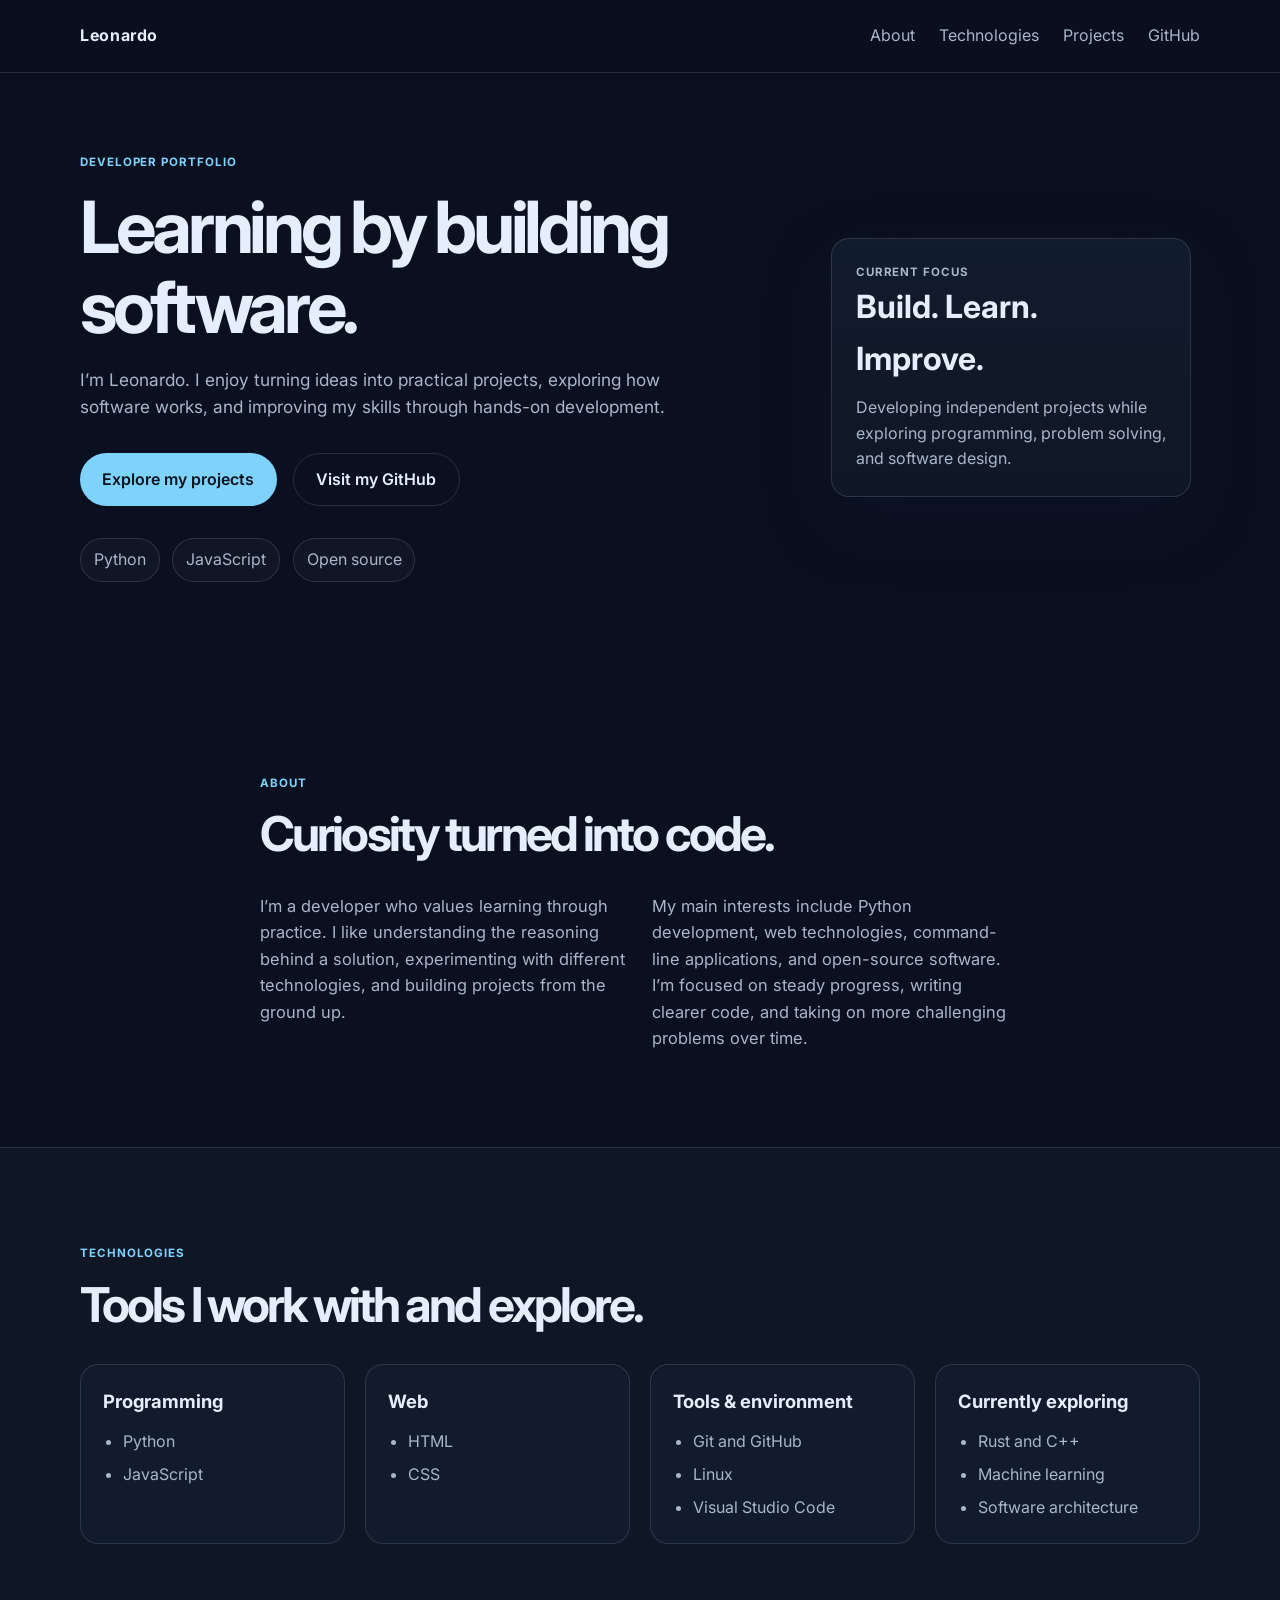
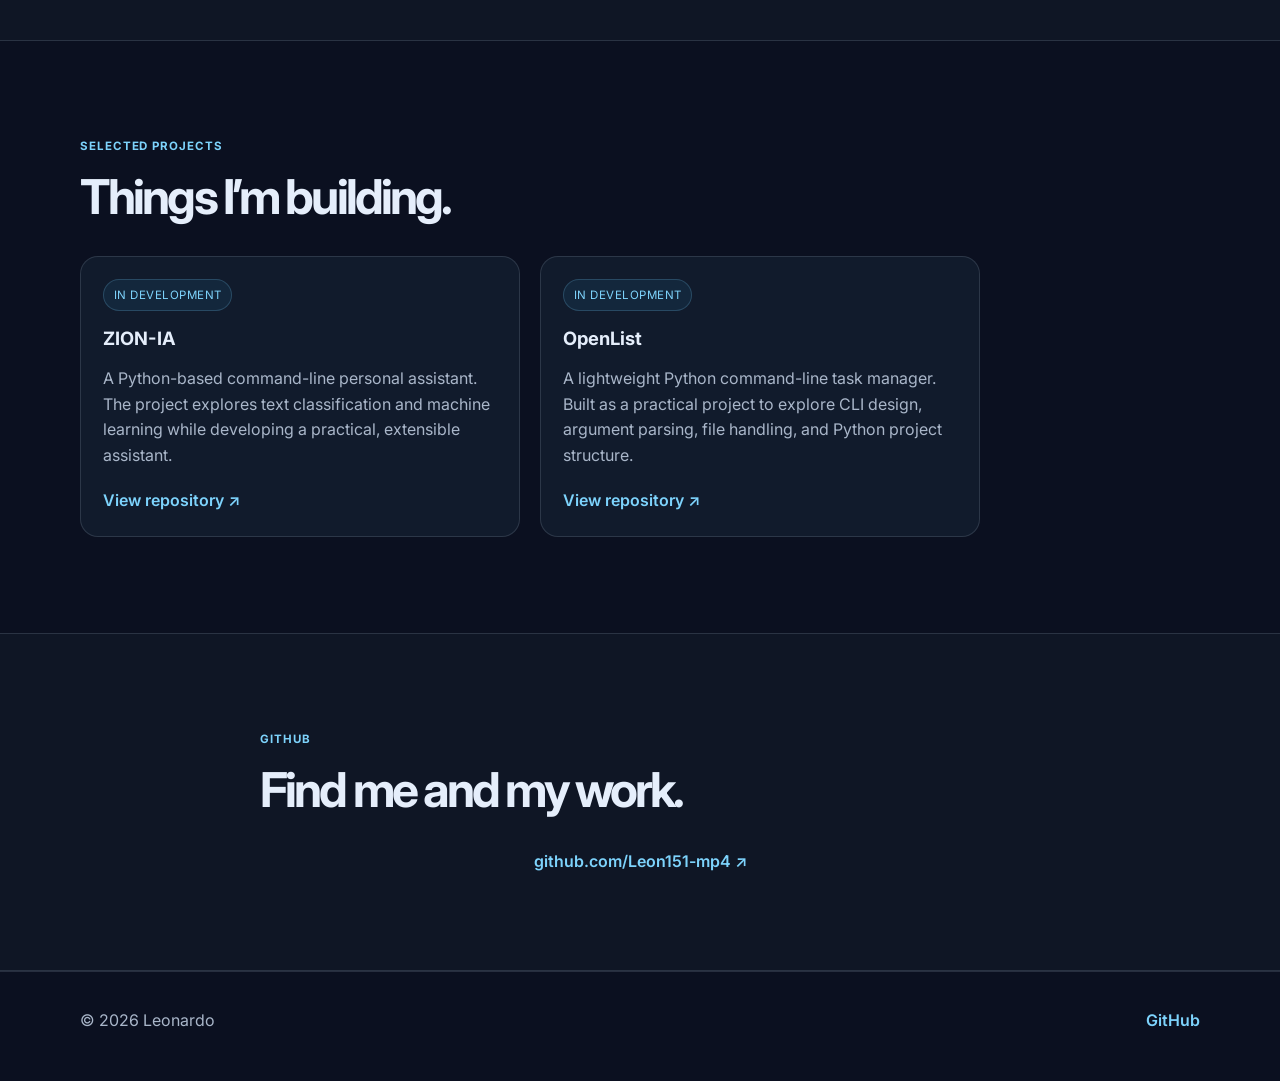
<file: index.html>
<!DOCTYPE html>
<html lang="en">
  <head>
    <meta charset="UTF-8" />
    <meta name="viewport" content="width=device-width, initial-scale=1.0" />
    <meta name="theme-color" content="#0b1020" />
    <title>Leonardo | Developer Portfolio</title>
    <meta
      name="description"
      content="Leonardo's developer portfolio: open-source projects, software development, and a journey of continuous learning."
    />
    <meta name="robots" content="index, follow" />
    <link rel="canonical" href="https://leon151-mp4.github.io/portfolio/" />

    <meta property="og:type" content="website" />
    <meta property="og:title" content="Leonardo | Developer Portfolio" />
    <meta
      property="og:description"
      content="Explore Leonardo's software projects, open-source work, and development journey."
    />
    <meta property="og:url" content="https://leon151-mp4.github.io/portfolio/" />

    <meta name="twitter:card" content="summary" />
    <meta name="twitter:title" content="Leonardo | Developer Portfolio" />
    <meta
      name="twitter:description"
      content="Software projects, open-source work, and continuous learning."
    />

    <link rel="preconnect" href="https://fonts.googleapis.com" />
    <link rel="preconnect" href="https://fonts.gstatic.com" crossorigin />
    <link
      href="https://fonts.googleapis.com/css2?family=Inter:wght@400;500;600;700;800&display=swap"
      rel="stylesheet"
    />

    <link rel="stylesheet" href="styles.css" />
  </head>
  <body>
    <header class="site-header">
      <div class="container nav-wrap">
        <a class="brand" href="#top" aria-label="Go to home section">Leonardo</a>

        <button
          class="nav-toggle"
          type="button"
          aria-label="Toggle navigation menu"
          aria-expanded="false"
          aria-controls="main-navigation"
        >
          <span></span>
          <span></span>
          <span></span>
        </button>

        <nav id="main-navigation" class="site-nav" aria-label="Main navigation">
          <a href="#about">About</a>
          <a href="#skills">Technologies</a>
          <a href="#projects">Projects</a>
          <a href="#contact">GitHub</a>
        </nav>
      </div>
    </header>

    <main id="top">
      <section class="hero section">
        <div class="container hero-grid">
          <div class="hero-copy">
            <p class="eyebrow">Developer Portfolio</p>
            <h1>Learning by building software.</h1>
            <p class="lede">
              I’m Leonardo. I enjoy turning ideas into practical projects,
              exploring how software works, and improving my skills through
              hands-on development.
            </p>
            <div class="hero-actions">
              <a class="button button-primary" href="#projects">Explore my projects</a>
              <a
                class="button button-secondary"
                href="https://github.com/Leon151-mp4"
                target="_blank"
                rel="noopener noreferrer"
              >Visit my GitHub</a>
            </div>
            <ul class="meta-list" aria-label="Current areas of focus">
              <li>Python</li>
              <li>JavaScript</li>
              <li>Open source</li>
            </ul>
          </div>

          <aside class="hero-panel" aria-label="Current focus">
            <div class="panel-card">
              <p class="panel-label">Current focus</p>
              <h2>Build. Learn. Improve.</h2>
              <p>
                Developing independent projects while exploring programming,
                problem solving, and software design.
              </p>
            </div>
          </aside>
        </div>
      </section>

      <section id="about" class="section">
        <div class="container narrow">
          <div class="section-heading">
            <p class="eyebrow">About</p>
            <h2>Curiosity turned into code.</h2>
          </div>

          <div class="about-grid">
            <p>
              I’m a developer who values learning through practice. I like
              understanding the reasoning behind a solution, experimenting
              with different technologies, and building projects from the ground up.
            </p>
            <p>
              My main interests include Python development, web technologies,
              command-line applications, and open-source software. I’m focused
              on steady progress, writing clearer code, and taking on more
              challenging problems over time.
            </p>
          </div>
        </div>
      </section>

      <section id="skills" class="section section-muted">
        <div class="container">
          <div class="section-heading">
            <p class="eyebrow">Technologies</p>
            <h2>Tools I work with and explore.</h2>
          </div>

          <div class="skills-grid" aria-label="Technologies and interests">
            <article class="skill-card">
              <h3>Programming</h3>
              <ul>
                <li>Python</li>
                <li>JavaScript</li>
              </ul>
            </article>

            <article class="skill-card">
              <h3>Web</h3>
              <ul>
                <li>HTML</li>
                <li>CSS</li>
              </ul>
            </article>

            <article class="skill-card">
              <h3>Tools & environment</h3>
              <ul>
                <li>Git and GitHub</li>
                <li>Linux</li>
                <li>Visual Studio Code</li>
              </ul>
            </article>

            <article class="skill-card">
              <h3>Currently exploring</h3>
              <ul>
                <li>Rust and C++</li>
                <li>Machine learning</li>
                <li>Software architecture</li>
              </ul>
            </article>
          </div>
        </div>
      </section>

      <section id="projects" class="section">
        <div class="container">
          <div class="section-heading">
            <p class="eyebrow">Selected projects</p>
            <h2>Things I’m building.</h2>
          </div>

          <div class="projects-grid">
            <article class="project-card">
              <div class="project-header">
                <span class="project-tag">In development</span>
              </div>
              <h3>ZION-IA</h3>
              <p>
                A Python-based command-line personal assistant. The project
                explores text classification and machine learning while
                developing a practical, extensible assistant.
              </p>
              <div class="project-links">
                <a
                  href="https://github.com/Leon151-mp4/ZION-IA"
                  target="_blank"
                  rel="noopener noreferrer"
                >View repository ↗</a>
              </div>
            </article>

            <article class="project-card">
              <div class="project-header">
                <span class="project-tag">In development</span>
              </div>
              <h3>OpenList</h3>
              <p>
                A lightweight Python command-line task manager. Built as a
                practical project to explore CLI design, argument parsing,
                file handling, and Python project structure.
              </p>
              <div class="project-links">
                <a
                  href="https://github.com/Leon151-mp4/OpenList"
                  target="_blank"
                  rel="noopener noreferrer"
                >View repository ↗</a>
              </div>
            </article>
          </div>
        </div>
      </section>

      <section id="contact" class="section section-muted">
        <div class="container narrow">
          <div class="section-heading">
            <p class="eyebrow">GitHub</p>
            <h2>Find me and my work.</h2>
          </div>

          <div class="contact-list" aria-label="GitHub profile">
            <a
              href="https://www.github.com/Leon151-mp4"
              target="_blank"
              rel="noopener noreferrer"
            >github.com/Leon151-mp4 ↗</a>
          </div>
        </div>
      </section>
    </main>

    <footer class="site-footer">
      <div class="container footer-wrap">
        <p>© <span id="year"></span> Leonardo</p>
        <a
          href="https://www.github.com/Leon151-mp4"
          target="_blank"
          rel="noopener noreferrer"
        >GitHub</a>
      </div>
    </footer>

    <script src="script.js"></script>
  </body>
</html>
</file>
<file: styles.css>
:root {
  --bg: #0b1020;
  --bg-elevated: #111827;
  --surface: #121d2d;
  --surface-strong: #17263b;
  --text: #e5eefb;
  --text-soft: #a9b6c9;
  --border: rgba(148, 163, 184, 0.2);
  --accent: #7dd3fc;
  --accent-strong: #38bdf8;
  --shadow: rgba(15, 23, 42, 0.35);
  --radius: 18px;
}

* {
  box-sizing: border-box;
}

html {
  scroll-behavior: smooth;
  scroll-padding-top: 5rem;
}

body {
  margin: 0;
  font-family: "Inter", sans-serif;
  background: var(--bg);
  color: var(--text);
  line-height: 1.6;
  min-height: 100vh;
}

a {
  color: inherit;
  text-decoration: none;
}

a:focus-visible,
button:focus-visible {
  outline: 2px solid var(--accent);
  outline-offset: 4px;
}

img {
  max-width: 100%;
  display: block;
}

button,
input,
textarea,
select {
  font: inherit;
}

.container {
  width: min(1120px, calc(100% - 2rem));
  margin: 0 auto;
}

.narrow {
  width: min(760px, calc(100% - 2rem));
}

.section {
  padding: 6rem 0;
}

.section-muted {
  background: rgba(17, 24, 39, 0.8);
  border-top: 1px solid var(--border);
  border-bottom: 1px solid var(--border);
}

.site-header {
  position: sticky;
  top: 0;
  z-index: 100;
  background: rgba(11, 16, 32, 0.8);
  backdrop-filter: blur(10px);
  border-bottom: 1px solid var(--border);
}

.nav-wrap {
  display: flex;
  align-items: center;
  justify-content: space-between;
  min-height: 72px;
  gap: 1.5rem;
}

.brand {
  font-weight: 700;
  letter-spacing: 0.04em;
}

.site-nav {
  display: flex;
  align-items: center;
  gap: 1.5rem;
}

.site-nav a {
  color: var(--text-soft);
  transition: color 0.2s ease;
}

.site-nav a:hover,
.site-nav a:focus-visible {
  color: var(--text);
}

.nav-toggle {
  display: none;
  background: transparent;
  border: 0;
  padding: 0;
  width: 46px;
  height: 46px;
  border-radius: 12px;
  cursor: pointer;
}

.nav-toggle span {
  display: block;
  width: 24px;
  height: 2px;
  background: var(--text);
  margin: 5px auto;
  border-radius: 2px;
}

.hero {
  padding-top: 5rem;
}

.hero-grid {
  display: grid;
  grid-template-columns: 1.5fr 0.8fr;
  align-items: center;
  gap: 2rem;
}

.eyebrow {
  margin: 0 0 1rem;
  color: var(--accent);
  letter-spacing: 0.08em;
  text-transform: uppercase;
  font-size: 0.72rem;
  font-weight: 700;
}

.hero-copy h1,
.section-heading h2 {
  margin: 0;
  line-height: 1.1;
  letter-spacing: -0.06em;
}

.hero-copy h1 {
  font-size: clamp(2.5rem, 6vw, 4.5rem);
  max-width: 700px;
}

.lede {
  max-width: 620px;
  margin-top: 1.25rem;
  color: var(--text-soft);
  font-size: 1.08rem;
}

.hero-actions {
  display: flex;
  flex-wrap: wrap;
  gap: 1rem;
  margin-top: 2rem;
}

.button {
  display: inline-flex;
  align-items: center;
  justify-content: center;
  min-height: 48px;
  padding: 0.8rem 1.4rem;
  border-radius: 999px;
  font-weight: 600;
  transition: transform 0.2s ease, border-color 0.2s ease, background 0.2s ease;
}

.button:hover,
.button:focus-visible {
  transform: translateY(-1px);
}

.button-primary {
  background: var(--accent);
  color: #08131d;
}

.button-secondary {
  border: 1px solid var(--border);
  background: transparent;
}

.meta-list {
  display: flex;
  flex-wrap: wrap;
  gap: 0.8rem;
  list-style: none;
  margin: 2rem 0 0;
  padding: 0;
  color: var(--text-soft);
}

.meta-list li {
  border: 1px solid var(--border);
  border-radius: 999px;
  padding: 0.5rem 0.8rem;
  background: rgba(148, 163, 184, 0.04);
}

.hero-panel {
  display: flex;
  justify-content: center;
}

.panel-card {
  width: min(100%, 360px);
  background: linear-gradient(180deg, rgba(18, 29, 45, 0.95), rgba(17, 24, 39, 0.95));
  border: 1px solid var(--border);
  border-radius: var(--radius);
  padding: 1.5rem;
  box-shadow: 0 24px 64px var(--shadow);
}

.panel-label {
  margin: 0 0 0.6rem;
  color: var(--accent);
  text-transform: uppercase;
  letter-spacing: 0.08em;
  font-size: 0.72rem;
  font-weight: 700;
}

.panel-card h2 {
  margin: 0 0 0.7rem;
  font-size: clamp(1.5rem, 3vw, 2rem);
}

.panel-card p {
  margin: 0;
  color: var(--text-soft);
}

.section-heading {
  margin-bottom: 2rem;
}

.section-heading h2 {
  font-size: clamp(2rem, 4vw, 3rem);
}

.about-grid {
  display: grid;
  grid-template-columns: repeat(2, minmax(0, 1fr));
  gap: 1.5rem;
}

.about-grid p {
  margin: 0;
  color: var(--text-soft);
  font-size: 1.03rem;
}

.skills-grid {
  display: grid;
  grid-template-columns: repeat(auto-fit, minmax(220px, 1fr));
  gap: 1.25rem;
}

.projects-grid {
  display: grid;
  grid-template-columns: repeat(2, minmax(0, 1fr));
  gap: 1.25rem;
  max-width: 900px;
}

.skill-card,
.project-card {
  background: rgba(18, 29, 45, 0.96);
  border: 1px solid var(--border);
  border-radius: var(--radius);
  padding: 1.4rem;
  transition: border-color 0.2s ease, transform 0.2s ease;
}

.skill-card:hover,
.project-card:hover {
  transform: translateY(-4px);
  border-color: rgba(125, 211, 252, 0.5);
}

.skill-card h3,
.project-card h3 {
  margin-top: 0;
  margin-bottom: 0.8rem;
  font-size: 1.15rem;
}

.skill-card ul {
  margin: 0;
  padding-left: 1.2rem;
  color: var(--text-soft);
}

.skill-card li + li {
  margin-top: 0.45rem;
}

.project-card {
  display: flex;
  flex-direction: column;
  min-height: 100%;
}

.project-header {
  margin-bottom: 0.8rem;
}

.project-tag {
  display: inline-flex;
  align-items: center;
  padding: 0.35rem 0.6rem;
  border-radius: 999px;
  font-size: 0.72rem;
  letter-spacing: 0.04em;
  text-transform: uppercase;
  color: var(--accent);
  background: rgba(56, 189, 248, 0.08);
  border: 1px solid rgba(125, 211, 252, 0.2);
}

.project-card p {
  margin: 0 0 1.2rem;
  color: var(--text-soft);
}

.project-links {
  margin-top: auto;
}

.project-links a,
.contact-list a,
.site-footer a {
  color: var(--accent);
  font-weight: 600;
}

.project-links a:hover,
.contact-list a:hover,
.site-footer a:hover {
  color: var(--text);
}

.contact-list {
  display: flex;
  flex-wrap: wrap;
  gap: 1rem 1.4rem;
  justify-content: center;
}

.site-footer {
  border-top: 1px solid var(--border);
  padding: 1.2rem 0 2rem;
}

.footer-wrap {
  display: flex;
  justify-content: space-between;
  align-items: center;
  gap: 1rem;
  color: var(--text-soft);
}

@media (max-width: 900px) {
  .hero-grid,
  .about-grid {
    grid-template-columns: 1fr 1fr;
  }

  .hero-grid {
    grid-template-columns: 1fr;
  }
}

@media (max-width: 700px) {
  .site-nav {
    position: absolute;
    top: 72px;
    left: 1rem;
    right: 1rem;
    display: none;
    flex-direction: column;
    align-items: flex-start;
    padding: 1rem;
    background: rgba(17, 24, 39, 0.98);
    border: 1px solid var(--border);
    border-radius: 16px;
    box-shadow: 0 20px 40px rgba(2, 6, 23, 0.5);
  }

  .site-nav.is-open {
    display: flex;
  }

  .nav-toggle {
    display: block;
  }

  .about-grid,
  .projects-grid {
    grid-template-columns: 1fr;
  }

  .footer-wrap {
    flex-direction: column;
    text-align: center;
  }
}

@media (prefers-reduced-motion: reduce) {
  html {
    scroll-behavior: auto;
  }

  *,
  *::before,
  *::after {
    transition: none !important;
    animation: none !important;
  }
}
</file>
